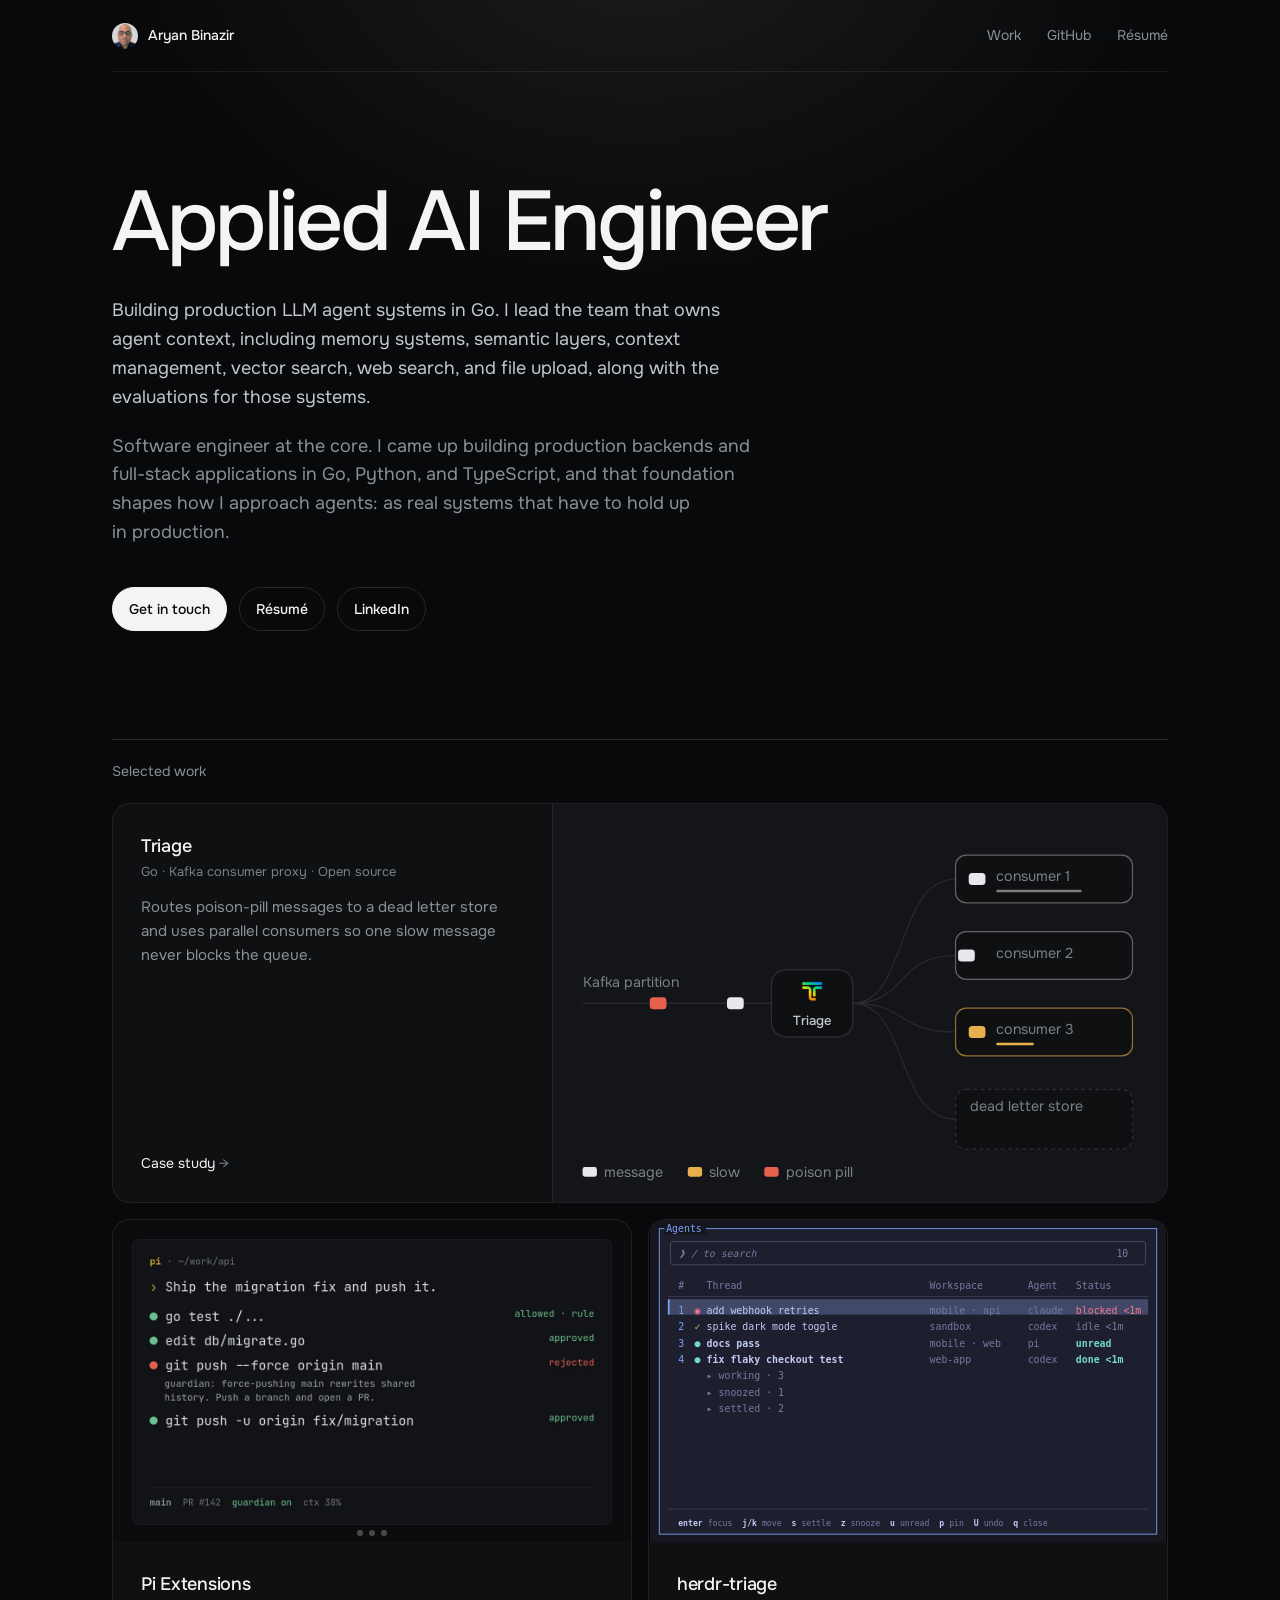
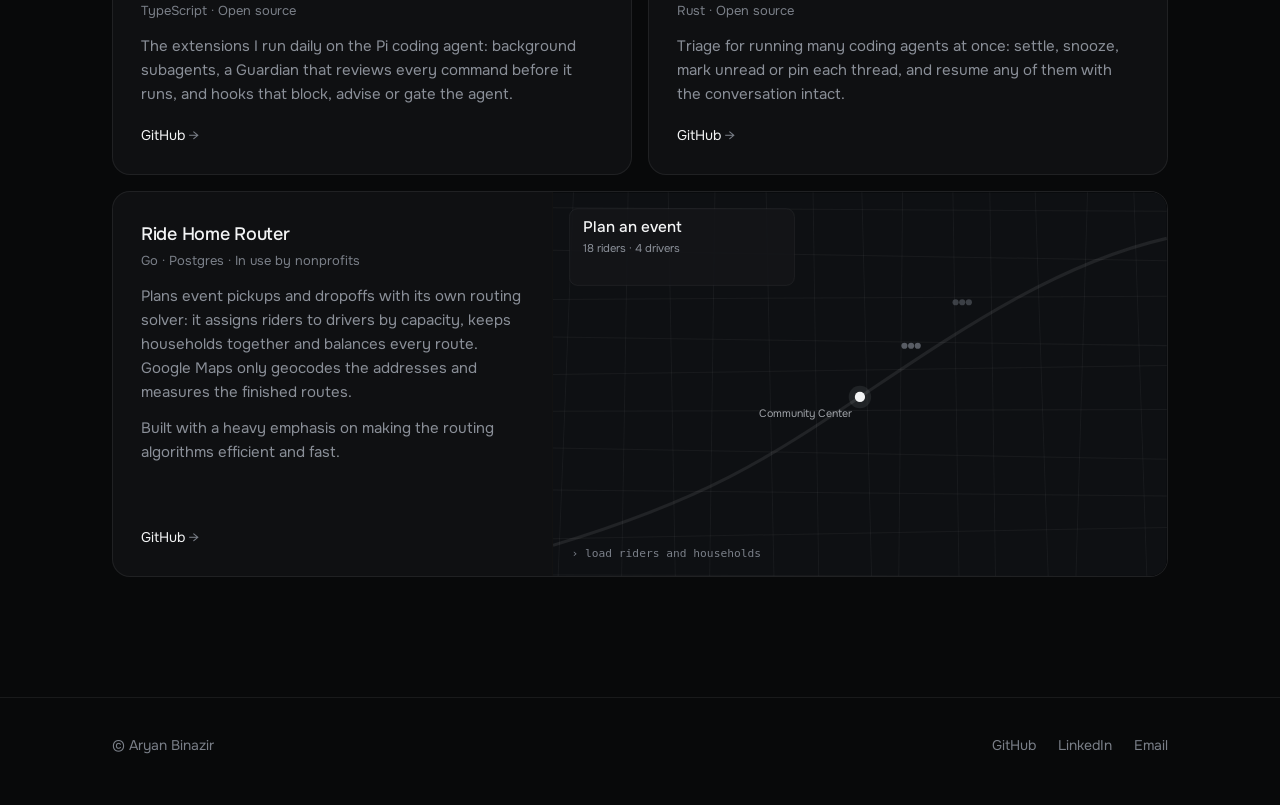
<file: index.html>
<!DOCTYPE html>
<html lang="en">
  <head>
    <meta charset="utf-8" />
    <meta name="viewport" content="width=device-width, initial-scale=1" />
    <title>Aryan Binazir</title>
    <meta name="description" content="Aryan Binazir, Applied AI Engineer building production LLM agent systems in Go." />
    <meta name="theme-color" content="#08090A" />
    <link rel="icon" type="image/x-icon" href="images/Favicon.ico" />
    <link rel="icon" type="image/svg+xml" href="images/favicon.svg" />
    <link rel="preconnect" href="https://fonts.googleapis.com" />
    <link rel="preconnect" href="https://fonts.gstatic.com" crossorigin />
    <link href="https://fonts.googleapis.com/css2?family=Onest:wght@400;500&display=swap" rel="stylesheet" />
    <style>
      :root {
        --bg: #08090A;
        --panel: #0F1012;
        --ink: #F3F4F5;
        --gray: #8A8F98;
        --dim: #5C6068;
        --muted: #7A7F88;
        --line: rgba(255, 255, 255, 0.07);
        --line-strong: rgba(255, 255, 255, 0.12);
        color-scheme: dark;
      }

      *, *::before, *::after { box-sizing: border-box; margin: 0; padding: 0; }
      html { scroll-behavior: smooth; -webkit-font-smoothing: antialiased; -moz-osx-font-smoothing: grayscale; }
      body { position: relative; background: var(--bg); color: var(--ink); font-family: "Onest", system-ui, sans-serif; font-size: 16px; line-height: 1.6; }
      body::before {
        content: ""; position: absolute; inset: 0 0 auto 0; height: 760px; pointer-events: none;
        background: radial-gradient(60% 70% at 50% -10%, rgba(255, 255, 255, 0.075), transparent 70%);
      }
      a { color: inherit; text-decoration: none; }
      a:focus-visible { outline: 2px solid var(--ink); outline-offset: 3px; }
      .top a:focus-visible, footer a:focus-visible { border-radius: 6px; }
      img { display: block; max-width: 100%; }
      .wrap { position: relative; max-width: 1120px; margin: 0 auto; padding: 0 32px; }

      .top { display: flex; justify-content: space-between; align-items: center; height: 72px; border-bottom: 1px solid var(--line); font-size: 14px; color: var(--gray); }
      .top .me { display: flex; align-items: center; gap: 10px; color: var(--ink); font-weight: 500; }
      .top .me img { width: 26px; height: 26px; border-radius: 50%; object-fit: cover; }
      .top nav { display: flex; gap: 26px; }
      .top nav a { padding: 8px 0; transition: color .15s; }
      .top nav a:hover { color: var(--ink); }

      .hero { padding: clamp(48px, 12vh, 136px) 0 clamp(56px, 12vh, 112px); max-width: 860px; }
      .hero h1 { font-size: clamp(44px, 6.6vw, 88px); line-height: 1; letter-spacing: -0.04em; font-weight: 500; }
      .hero p { margin-top: 20px; max-width: 660px; font-size: 18px; color: var(--gray); text-wrap: pretty; }
      .hero h1 + p { margin-top: 32px; color: #C3C7CD; }
      .cta { display: flex; flex-wrap: wrap; gap: 12px; margin-top: 40px; font-size: 14px; font-weight: 500; }
      .cta a { padding: 10px 16px; border-radius: 999px; border: 1px solid var(--line-strong); transition: background .15s, border-color .15s; }
      .cta a.primary { background: var(--ink); color: var(--bg); border-color: var(--ink); }
      .cta a.primary:hover { background: #fff; }
      .cta a:not(.primary):hover { background: rgba(255, 255, 255, 0.05); }

      .label { font-weight: 400; display: flex; justify-content: space-between; align-items: baseline; padding: 20px 0; border-top: 1px solid var(--line); font-size: 14px; color: var(--gray); scroll-margin-top: 24px; }
      .grid { display: grid; grid-template-columns: repeat(2, minmax(0, 1fr)); gap: 16px; padding-bottom: 120px; }
      .card { display: flex; flex-direction: column; background: var(--panel); border: 1px solid var(--line); border-radius: 18px; overflow: hidden; transition: border-color .2s, transform .2s; }
      .card:hover { border-color: var(--line-strong); transform: translateY(-2px); }
      .card.wide { grid-column: 1 / -1; display: grid; grid-template-columns: 5fr 7fr; }
      .card .media { background: #000; aspect-ratio: 16 / 10; overflow: hidden; border-bottom: 1px solid var(--line); }
      .card.wide .media { aspect-ratio: auto; border-bottom: 0; border-left: 1px solid var(--line); order: 2; }
      .card .media img { width: 100%; height: 100%; object-fit: cover; object-position: top left; }
      .card .txt { padding: 26px 28px 28px; }
      .card.wide .txt { padding: 28px; display: flex; flex-direction: column; justify-content: space-between; }
      .card h3 { font-size: 18px; font-weight: 500; letter-spacing: -0.015em; }
      .card .tech { font-size: 13px; color: var(--muted); margin-top: 2px; }
      .card p { color: var(--gray); margin-top: 12px; font-size: 15px; max-width: 60ch; }
      .card .go { margin-top: 18px; font-size: 14px; }
      .card:not(.wide) .txt { flex: 1; display: flex; flex-direction: column; }
      .card:not(.wide) .go { margin-top: auto; padding-top: 18px; }
      .card .go::after { content: " \2192"; color: var(--muted); }
      .cycle { position: relative; }
      .cycle img { position: absolute; inset: 0; opacity: 0; animation: cycle 15s infinite; }
      .cycle img:first-child { position: static; opacity: 1; }
      .cycle img:nth-child(2) { animation-delay: 5s; }
      .cycle img:nth-child(3) { animation-delay: 10s; }
      .cycle img:first-child { animation-name: cycle-first; }
      .dots { position: absolute; left: 50%; bottom: 7px; translate: -50% 0; display: flex; gap: 6px; }
      .dots i { width: 6px; height: 6px; border-radius: 50%; background: rgba(255, 255, 255, 0.25); animation: dot 15s infinite; }
      .dots i:nth-child(2) { animation-delay: 5s; }
      .dots i:nth-child(3) { animation-delay: 10s; }
      @keyframes cycle { 0% { opacity: 0; } 4%, 33.3% { opacity: 1; } 37.3%, 100% { opacity: 0; } }
      @keyframes cycle-first { 0%, 33.3% { opacity: 1; } 37.3%, 96% { opacity: 0; } 100% { opacity: 1; } }
      @keyframes dot { 0%, 33.3% { background: rgba(255, 255, 255, 0.85); } 37.3%, 100% { background: rgba(255, 255, 255, 0.25); } }
      .card .media > svg { display: block; width: 100%; height: 100%; }
      .card.wide.ride .media { aspect-ratio: 8 / 5; }
      .herdr text{font-family:ui-monospace,"SF Mono",Menlo,Consolas,"DejaVu Sans Mono",monospace;font-size:23px;fill:#C0CAF5;white-space:pre}
      .herdr .dim{fill:#737AA2}.herdr .num{fill:#7AA2F7}.herdr .b{font-weight:700}
      .herdr .hint{font-size:19px}
      .rhr text{font-family:"Onest",system-ui,sans-serif;fill:#C3C7CD}
      .rhr .mono{font-family:ui-monospace,"SF Mono",Menlo,Consolas,"DejaVu Sans Mono",monospace}
      .triage .media { aspect-ratio: 8 / 5; display: grid; place-items: center; padding: 20px; background: #141518; }
      .flow { width: 100%; height: 100%; overflow: visible; font-family: inherit; }
      .flow text { fill: var(--muted); font-size: 12px; }
      .flow .name { fill: #C3C7CD; font-size: 11px; font-weight: 500; }
      .flow .wire { fill: none; stroke: rgba(255, 255, 255, 0.09); }
      .flow .box { fill: var(--panel); stroke: rgba(255, 255, 255, 0.12); transition: stroke .3s; }
      .flow .box.busy { stroke: rgba(255, 255, 255, 0.34); }
      .flow .box.slow { stroke: rgba(232, 176, 75, 0.6); }
      .flow .dlq { stroke-dasharray: 3 3; }
      .flow .bar { fill: rgba(255, 255, 255, 0.45); }
      .flow .bar.slow { fill: #E8B04B; }

      footer { border-top: 1px solid var(--line); }
      footer .wrap { display: flex; justify-content: space-between; padding-top: 28px; padding-bottom: 40px; font-size: 14px; color: var(--muted); align-items: baseline; }
      footer nav { display: flex; gap: 22px; }
      footer a { padding: 8px 0; transition: color .15s; }
      footer a:hover { color: var(--ink); }

      @media (min-width: 761px) and (max-height: 760px) {
        .hero { padding: 40px 0 64px; }
        .hero h1 + p { margin-top: 24px; }
        .hero p { margin-top: 14px; }
        .cta { margin-top: 28px; }
      }
      @media (max-width: 900px) {
        .card.wide { display: flex; }
        .card.wide .media { order: 0; border-left: 0; border-bottom: 1px solid var(--line); aspect-ratio: 16 / 10; }
        .card.wide .txt { padding: 26px 28px 28px; }
      }
      @media (max-width: 760px) {
        .wrap { padding: 0 20px; }
        .top nav { gap: 20px; }
        .top nav a[href$="Resume.pdf"] { display: none; }
        .hero { padding: 48px 0 56px; }
        .hero h1 { font-size: clamp(40px, 12vw, 56px); }
        .hero p { font-size: 17px; }
        .grid { grid-template-columns: 1fr; padding-bottom: 80px; }
        .triage .media { aspect-ratio: 8 / 5; padding: 8px; }
        .flow text { font-size: 15px; }
        .flow .name { font-size: 13px; }
        footer .wrap { flex-direction: column; gap: 12px; }
      }
      @media (max-width: 380px) {
        .hero p { font-size: 16px; }
        .cta { gap: 8px; font-size: 13px; }
        .cta a { padding: 9px 12px; }
      }
      @media (prefers-reduced-motion: no-preference) {
        @keyframes rise { from { opacity: 0; translate: 0 18px; } to { opacity: 1; translate: none; } }
        .hero > * { animation: rise .8s cubic-bezier(.2, .7, .2, 1) both; }
        .hero > :nth-child(2) { animation-delay: .1s; }
        .hero > :nth-child(3) { animation-delay: .18s; }
        .hero > :nth-child(4) { animation-delay: .26s; }
        @supports (animation-timeline: view()) {
          @keyframes grow { from { transform: scaleX(0); } to { transform: scaleX(1); } }
          @keyframes drift { to { opacity: 0.25; transform: translateY(140px); } }
          body::before { animation: drift linear both; animation-timeline: scroll(root); animation-range: 0 720px; }
          .label { position: relative; border-top-color: transparent; }
          .label::before { content: ""; position: absolute; left: 0; right: 0; top: -1px; height: 1px; background: var(--line-strong); transform-origin: 0 50%; animation: grow linear both; animation-timeline: view(); animation-range: entry 10% cover 35%; }
          .card { animation: rise linear both; animation-timeline: view(); animation-range: entry 0% entry 70%; }
        }
      }
      @media (prefers-reduced-motion: reduce) {
        html { scroll-behavior: auto; }
        .card, .card:hover { transition: none; transform: none; }
        .cycle img, .dots i { animation: none; }
        .dots { display: none; }
      }
    </style>
  </head>
  <body>
    <div class="wrap">
      <header class="top">
        <a class="me" href="/"><img src="images/aryan-binazir.jpg" alt="" />Aryan Binazir</a>
        <nav aria-label="Main">
          <a href="#work">Work</a>
          <a href="https://github.com/aryan-binazir" target="_blank" rel="noopener noreferrer">GitHub</a>
          <a href="/assets/Aryan-Binazir-Resume.pdf" target="_blank" rel="noopener noreferrer">Résumé</a>
        </nav>
      </header>

      <main>
        <section class="hero">
          <h1>Applied AI Engineer</h1>
          <p>Building production LLM agent systems in Go. I lead the team that owns agent context, including memory systems, semantic layers, context management, vector search, web search, and file upload, along with the evaluations for those systems.</p>
          <p>Software engineer at the core. I came up building production backends and full-stack applications in Go, Python, and TypeScript, and that foundation shapes how I approach agents: as real systems that have to hold up in production.</p>
          <div class="cta">
            <a class="primary" href="mailto:abinazir@gmail.com">Get in touch</a>
            <a href="/assets/Aryan-Binazir-Resume.pdf" target="_blank" rel="noopener noreferrer">Résumé</a>
            <a href="https://www.linkedin.com/in/aryanbinazir/" target="_blank" rel="noopener noreferrer">LinkedIn</a>
          </div>
        </section>

        <h2 class="label" id="work">Selected work</h2>
        <div class="grid">
          <a class="card wide triage" href="https://team-triage.github.io/case-study" target="_blank" rel="noopener noreferrer">
            <div class="media">
              <svg class="flow" viewBox="0 0 480 300" role="img" aria-label="Triage pulls messages from a Kafka partition and fans them out to three consumers in parallel. A slow message ties up one consumer while the others keep flowing, and a poison pill goes to the dead letter store.">
                <text x="8" y="136">Kafka partition</text>
                <path class="wire" d="M8 150H166" />
                <path class="wire" d="M234 150C280 150 270 46 320 46M234 150C280 150 270 110 320 110M234 150C280 150 270 174 320 174M234 150C280 150 270 247 320 247" />
                <rect class="box" x="166" y="122" width="68" height="56" rx="12" />
                <image href="images/logo-color2.png" x="188" y="128" width="24" height="24" />
                <text class="name" x="200" y="168" text-anchor="middle">Triage</text>
                <rect class="box" data-c="0" x="320" y="26" width="148" height="40" rx="9" /><text x="354" y="48">consumer 1</text><rect class="bar" data-b="0" x="354" y="55" width="0" height="2" rx="1" />
                <rect class="box" data-c="1" x="320" y="90" width="148" height="40" rx="9" /><text x="354" y="112">consumer 2</text><rect class="bar" data-b="1" x="354" y="119" width="0" height="2" rx="1" />
                <rect class="box" data-c="2" x="320" y="154" width="148" height="40" rx="9" /><text x="354" y="176">consumer 3</text><rect class="bar" data-b="2" x="354" y="183" width="0" height="2" rx="1" />
                <rect class="box dlq" x="320" y="222" width="148" height="50" rx="9" /><text x="332" y="240">dead letter store</text>
                <g class="msgs"></g>
                <rect x="8" y="287" width="12" height="8" rx="2" fill="#E6E8EB" /><text x="26" y="295">message</text>
                <rect x="96" y="287" width="12" height="8" rx="2" fill="#E8B04B" /><text x="114" y="295">slow</text>
                <rect x="160" y="287" width="12" height="8" rx="2" fill="#E5604D" /><text x="178" y="295">poison pill</text>
              </svg>
            </div>
            <div class="txt">
              <div>
                <h3>Triage</h3>
                <div class="tech">Go · Kafka consumer proxy · Open source</div>
                <p>Routes poison-pill messages to a dead letter store and uses parallel consumers so one slow message never blocks the queue.</p>
              </div>
              <div class="go">Case study</div>
            </div>
          </a>
          <a class="card" href="https://github.com/aryan-binazir/pi-extensions" target="_blank" rel="noopener noreferrer">
            <div class="media cycle">
              <img src="images/pi-guardian.jpg" alt="Guardian approving tests and an edit, then rejecting a force-push to main" loading="lazy" />
              <img src="images/pi-subagents.jpg" alt="Subagents panel with three workers running and one queued" loading="lazy" />
              <img src="images/pi-catalog.jpg" alt="Pi extension catalog: guardian, subagents, hooks, regen, escape continue, footer, vi mode, todo" loading="lazy" />
              <span class="dots" aria-hidden="true"><i></i><i></i><i></i></span>
            </div>
            <div class="txt">
              <h3>Pi Extensions</h3>
              <div class="tech">TypeScript · Open source</div>
              <p>The extensions I run daily on the Pi coding agent: background subagents, a Guardian that reviews every command before it runs, and hooks that block, advise or gate the agent.</p>
              <div class="go">GitHub</div>
            </div>
          </a>
          <a class="card" href="https://github.com/aryan-binazir/herdr-triage" target="_blank" rel="noopener noreferrer">
            <div class="media"><svg class="herdr" viewBox="0 0 1200 750" role="img" aria-label="herdr-triage picker: settling a finished thread, snoozing an idle one for three hours, and marking an unread thread as read.">
  <rect width="1200" height="750" fill="#16161E"/>
  <rect x="22" y="20" width="1156" height="710" fill="#1E1F2E" stroke="#7AA2F7" stroke-width="2"/>
  <rect x="34" y="8" width="96" height="26" fill="#16161E"/><text x="38" y="28" class="num">Agents</text>
  <rect x="48" y="50" width="1104" height="54" rx="6" fill="none" stroke="#4A4E69" stroke-width="2"/>
  <text x="68" y="85" class="dim" font-style="italic">❱ / to search</text><text x="1112" y="85" class="dim" text-anchor="end" id="h-count">10</text>
  <text x="66" y="160" class="dim">#</text><text x="132" y="160" class="dim">Thread</text>
  <text x="650" y="160" class="dim">Workspace</text><text x="878" y="160" class="dim">Agent</text><text x="990" y="160" class="dim">Status</text>
  <path d="M42 178H1158" stroke="#3B3E57" stroke-width="2"/>
  <g id="h-sel"><rect x="42" y="0" width="1116" height="36" fill="#414868"/><rect x="42" y="0" width="4" height="36" fill="#7AA2F7"/></g>
  <g id="h-rows"></g>
  <g id="h-sections"></g>
  <path d="M42 672H1158" stroke="#3B3E57" stroke-width="2"/>
  <g id="h-foot"></g>
  <g id="h-key" opacity="0"><rect x="1088" y="596" width="56" height="52" rx="10" fill="#2A2C40" stroke="#7AA2F7" stroke-width="2"/><text id="h-keyt" x="1116" y="631" text-anchor="middle" class="b" style="font-size:24px;fill:#C0CAF5">s</text></g>
</svg></div>
            <div class="txt">
              <h3>herdr-triage</h3>
              <div class="tech">Rust · Open source</div>
              <p>Triage for running many coding agents at once: settle, snooze, mark unread or pin each thread, and resume any of them with the conversation intact.</p>
              <div class="go">GitHub</div>
            </div>
          </a>
          <a class="card wide ride" href="https://github.com/aryan-binazir/ride-home-router" target="_blank" rel="noopener noreferrer">
            <div class="media"><svg class="rhr" viewBox="0 0 1200 750" role="img" aria-label="Ride Home Router planning dropoff routes: a bearing sweep groups households by direction, routes are drawn for four drivers, and local search moves one household to shorten the longest detour.">
  <rect width="1200" height="750" fill="#0E1013"/>
  <g id="r-grid" stroke="#FFFFFF" stroke-opacity="0.045" stroke-width="2" fill="none"></g>
  <g id="r-sweep" opacity="0"><path id="r-wedge" fill="#FFFFFF" fill-opacity="0.05"/><line id="r-arm" stroke="#FFFFFF" stroke-opacity="0.35" stroke-width="2"/></g>
  <g id="r-routes" fill="none" stroke-width="4" stroke-linecap="round" stroke-linejoin="round"></g>
  <g id="r-nodes"></g>
  <g id="r-cars"></g>
  <g id="r-venue"><circle cx="600" cy="400" r="22" fill="#F3F4F5" fill-opacity="0.08"/><circle cx="600" cy="400" r="10" fill="#F3F4F5"/><text x="584" y="440" text-anchor="end" font-size="21" fill-opacity="0.8">Community Center</text></g>
  <g id="r-panel">
    <rect x="32" y="32" width="440" height="150" rx="16" fill="#141518" fill-opacity="0.92" stroke="#FFFFFF" stroke-opacity="0.1"/>
    <text id="r-title" x="58" y="78" font-size="30" font-weight="500" style="fill:#F3F4F5">Plan an event</text>
    <text id="r-sub" x="58" y="116" font-size="22" style="fill:#8A8F98">18 riders · 4 drivers</text>
    <text id="r-stat" x="58" y="152" font-size="22" style="fill:#8A8F98"></text>
  </g>
  <text id="r-phase" class="mono" x="36" y="712" font-size="22" style="fill:#7A7F88"></text>
</svg></div>
            <div class="txt">
              <div>
                <h3>Ride Home Router</h3>
                <div class="tech">Go · Postgres · In use by nonprofits</div>
                <p>Plans event pickups and dropoffs with its own routing solver: it assigns riders to drivers by capacity, keeps households together and balances every route. Google Maps only geocodes the addresses and measures the finished routes.</p>
                <p>Built with a heavy emphasis on making the routing algorithms efficient and fast.</p>
              </div>
              <div class="go">GitHub</div>
            </div>
          </a>
        </div>
      </main>
    </div>

    <footer>
      <div class="wrap">
        <span>© Aryan Binazir</span>
        <nav aria-label="Elsewhere">
          <a href="https://github.com/aryan-binazir" target="_blank" rel="noopener noreferrer">GitHub</a>
          <a href="https://www.linkedin.com/in/aryanbinazir/" target="_blank" rel="noopener noreferrer">LinkedIn</a>
          <a href="mailto:abinazir@gmail.com">Email</a>
        </nav>
      </div>
    </footer>
    <script>
      (() => {
        const svg = document.querySelector(".flow");
        if (!svg) return;
        const NS = "http://www.w3.org/2000/svg";
        const layer = svg.querySelector(".msgs");
        const COLOR = { n: "#E6E8EB", s: "#E8B04B", p: "#E5604D" };
        const PATTERN = "nnsnnnpnnnnn";
        const GAP = 0.9, LANE = 2, GO = 0.8, WORK = 1, SLOW = 5, FADE = 0.4;
        const consumers = [46, 110, 174].map((y, i) => ({
          y, job: null,
          box: svg.querySelector(`[data-c="${i}"]`),
          bar: svg.querySelector(`[data-b="${i}"]`),
        }));
        const dlq = [null, null, null, null];
        let msgs = [], t = 0, nextSpawn = 0, spawned = 0, turn = 0, dlqNext = 0;

        const ease = x => (x < 0.5 ? 2 * x * x : 1 - (-2 * x + 2) ** 2 / 2);
        const bez = (a, b, c, d, u) => (1 - u) ** 3 * a + 3 * (1 - u) ** 2 * u * b + 3 * (1 - u) * u * u * c + u ** 3 * d;
        const route = (m, u, ty, tx) => {
          if (u < 0.12) return [234, 150, 0];
          if (u < 0.65) { const w = ease((u - 0.12) / 0.53); return [bez(234, 280, 270, 320, w), bez(150, 150, ty, ty, w), 1]; }
          return [320 + (tx - 320) * ease((u - 0.65) / 0.35), ty, 1];
        };

        function spawn() {
          const type = PATTERN[spawned++ % PATTERN.length];
          const el = document.createElementNS(NS, "rect");
          el.setAttribute("width", 14); el.setAttribute("height", 10); el.setAttribute("rx", 3);
          el.setAttribute("fill", COLOR[type]);
          layer.appendChild(el);
          msgs.push({ type, el, state: "lane", t0: t, x: 8, y: 150, o: 0 });
        }

        function dispatch(m) {
          if (m.type === "p") {
            const slot = dlqNext++ % dlq.length;
            if (dlq[slot]) Object.assign(dlq[slot], { state: "out", t0: t });
            dlq[slot] = m;
            Object.assign(m, { state: "dlq", t0: t, tx: 339 + slot * 20 });
            return true;
          }
          for (let i = 0; i < consumers.length; i++) {
            const c = consumers[(turn + i) % consumers.length];
            if (c.job) continue;
            turn = (turn + i + 1) % consumers.length;
            c.job = m;
            Object.assign(m, { state: "go", t0: t, c });
            c.box.setAttribute("class", m.type === "s" ? "box slow" : "box busy");
            c.bar.setAttribute("class", m.type === "s" ? "bar slow" : "bar");
            return true;
          }
          return false;
        }

        function step(dt) {
          t += dt;
          while (t >= nextSpawn) { spawn(); nextSpawn += GAP; }
          let waiting = 0;
          for (const m of msgs) {
            const u = (t - m.t0);
            if (m.state === "lane") {
              const p = Math.min(1, u / LANE);
              const stop = 152 - waiting * 18;
              m.x = Math.min(8 + 144 * p, stop); m.y = 150; m.o = Math.min(1, p * 5);
              if (p >= 1 && waiting === 0 && dispatch(m)) continue;
              if (m.x >= stop) waiting++;
            } else if (m.state === "go") {
              const p = Math.min(1, u / GO);
              [m.x, m.y, m.o] = route(m, p, m.c.y, 338);
              if (p >= 1) Object.assign(m, { state: "work", t0: t, dur: m.type === "s" ? SLOW : WORK });
            } else if (m.state === "work") {
              const p = Math.min(1, u / m.dur);
              m.c.bar.setAttribute("width", 96 * p);
              if (p >= 1) {
                m.c.job = null;
                m.c.box.setAttribute("class", "box");
                m.c.bar.setAttribute("width", 0);
                Object.assign(m, { state: "out", t0: t });
              }
            } else if (m.state === "dlq") {
              const p = Math.min(1, u / GO);
              [m.x, m.y, m.o] = route(m, p, 257, m.tx);
            } else if (m.state === "out") {
              const p = Math.min(1, u / FADE);
              m.o = 1 - p;
              if (p >= 1) { m.el.remove(); m.state = "gone"; }
            }
          }
          msgs = msgs.filter(m => m.state !== "gone");
        }

        function draw() {
          for (const m of msgs) {
            m.el.setAttribute("x", (m.x - 7).toFixed(1));
            m.el.setAttribute("y", (m.y - 5).toFixed(1));
            m.el.setAttribute("opacity", m.o.toFixed(2));
          }
        }

        const reduced = matchMedia("(prefers-reduced-motion: reduce)").matches;
        const warmup = reduced ? 8.6 : 5;
        while (t < warmup) step(1 / 60);
        draw();
        if (reduced) return;

        let visible = false, last = 0;
        const frame = now => {
          if (!visible) return;
          step(Math.min(0.05, (now - last) / 1000 || 0));
          last = now;
          draw();
          requestAnimationFrame(frame);
        };
        new IntersectionObserver(([entry]) => {
          const was = visible;
          visible = entry.isIntersecting;
          if (visible && !was) { last = performance.now(); requestAnimationFrame(frame); }
        }).observe(svg);
      })();
    </script>
    <script>
      function play(el, render, still) {
        if (matchMedia("(prefers-reduced-motion: reduce)").matches) { render(still); return; }
        let t = 0, last = 0, on = false;
        const frame = now => {
          if (!on) return;
          t += Math.min(0.05, (now - last) / 1000);
          last = now;
          render(t);
          requestAnimationFrame(frame);
        };
        render(0);
        new IntersectionObserver(([entry]) => {
          const was = on;
          on = entry.isIntersecting;
          if (on && !was) { last = performance.now(); requestAnimationFrame(frame); }
        }).observe(el);
      }
      (() => {
  const NS = "http://www.w3.org/2000/svg";
  const $ = id => document.getElementById(id);
  const SPIN = "⠋⠙⠹⠸⠼⠴⠦⠧⠇⠏";
  const C = { work: "#E0AF68", block: "#F7768E", idle: "#9ECE6A", done: "#73DACA", dim: "#737AA2" };
  const ROWS = {
    hook:    { t: "add webhook retries", ws: "mobile · api", ag: "claude", st: "blocked <1m", c: C.block, icon: "◉" },
    dark:    { t: "spike dark mode toggle", ws: "sandbox", ag: "codex", st: "idle <1m", c: C.dim, icon: "✓", ic: C.idle },
    docs:    { t: "docs pass", ws: "mobile · web", ag: "pi", st: "unread", c: C.done, icon: "●", bold: true },
    flaky:   { t: "fix flaky checkout test", ws: "web-app", ag: "codex", st: "done <1m", c: C.done, icon: "●", bold: true },
  };
  const docsRead = { ...ROWS.docs, st: "done <1m", bold: false };
  const FOOT = [["enter", "focus"], ["j/k", "move"], ["s", "settle"], ["z", "snooze"], ["u", "unread"], ["p", "pin"], ["U", "undo"], ["q", "close"]];
  const SNOOZE = [["1", "1h"], ["2", "3h"], ["3", "today 18:00"], ["4", "tomorrow 09:00"], ["esc", "cancel"]];
  const ALL = ["hook", "dark", "docs", "flaky"];
  // state timeline: rows shown, cursor row id, footer mode, counts, key pressed
  const S = [
    { t: 0,    rows: ALL, cur: "hook", snz: 1, stl: 2 },
    { t: 1.4,  rows: ALL, cur: "dark", snz: 1, stl: 2, key: "j" },
    { t: 2.0,  rows: ALL, cur: "docs", snz: 1, stl: 2, key: "j" },
    { t: 2.6,  rows: ALL, cur: "flaky", snz: 1, stl: 2, key: "j" },
    { t: 3.6,  rows: ["hook", "dark", "docs"], cur: "hook", snz: 1, stl: 3, key: "s" },
    { t: 4.8,  rows: ["hook", "dark", "docs"], cur: "dark", snz: 1, stl: 3, key: "j" },
    { t: 5.6,  rows: ["hook", "dark", "docs"], cur: "dark", snz: 1, stl: 3, key: "z", prompt: true },
    { t: 7.0,  rows: ["hook", "docs"], cur: "hook", snz: 2, stl: 3, key: "2", pick: true },
    { t: 8.2,  rows: ["hook", "docs"], cur: "docs", snz: 2, stl: 3, key: "j" },
    { t: 9.2,  rows: ["hook", "docs"], cur: "docs", snz: 2, stl: 3, key: "u", read: true },
  ];
  const PERIOD = 14, Y0 = 210, DY = 38, EASE = x => 1 - (1 - x) ** 3;
  const rowsG = $("h-rows"), secG = $("h-sections"), footG = $("h-foot");
  const els = {};
  const txt = (parent, x, y, s, cls, fill, anchor) => {
    const e = document.createElementNS(NS, "text");
    e.setAttribute("x", x); e.setAttribute("y", y);
    if (cls) e.setAttribute("class", cls);
    if (fill) e.style.fill = fill;
    if (anchor) e.setAttribute("text-anchor", anchor);
    e.textContent = s; parent.appendChild(e); return e;
  };
  for (const id of ALL) {
    const g = document.createElementNS(NS, "g"); rowsG.appendChild(g);
    const r = ROWS[id];
    els[id] = { g, num: txt(g, 66, 0, "", "num"), icon: txt(g, 104, 0, "", null, r.ic || r.c),
      t: txt(g, 132, 0, r.t), ws: txt(g, 650, 0, r.ws, "dim"), ag: txt(g, 878, 0, r.ag, "dim"), st: txt(g, 990, 0, r.st, null, r.c) };
  }
  const secs = [0, 1, 2].map(() => txt(secG, 132, 0, "", "dim"));
  function footer(items, hl, prefix) {
    footG.textContent = "";
    let x = 66;
    if (prefix) { const e = txt(footG, x, 712, prefix, "hint b", C.work); x += prefix.length * 11.45 + 22; }
    for (const [k, v] of items) {
      const ke = txt(footG, x, 712, k, "hint b", k === hl ? C.work : "#C0CAF5"); x += (k.length + 1) * 11.45;
      const ve = txt(footG, x, 712, v, "hint", k === hl ? C.work : C.dim); x += (v.length + 2) * 11.45;
    }
  }
  const idx = (st, id) => st.rows.indexOf(id);
  const render = T => {
    const t = T % PERIOD;
    let i = 0; while (i + 1 < S.length && S[i + 1].t <= t) i++;
    const cur = S[i], prev = S[Math.max(0, i - 1)];
    const p = i === 0 ? 1 : EASE(Math.min(1, (t - cur.t) / 0.35));
    const fadeAll = t > PERIOD - 1 ? Math.max(0, (PERIOD - t) / 0.6) : t < 0.4 && T >= PERIOD ? t / 0.4 : 1;
    for (const id of ALL) {
      const e = els[id], r = id === "docs" && cur.read ? docsRead : ROWS[id];
      const a = idx(prev, id), b = idx(cur, id);
      let y, o = 1;
      if (b >= 0 && a >= 0) y = Y0 + (a + (b - a) * p) * DY;
      else if (b >= 0) y = Y0 + b * DY;
      else if (a >= 0) { y = Y0 + a * DY; o = 1 - p; }
      else { o = 0; y = Y0; }
      e.g.setAttribute("opacity", o * fadeAll);
      for (const k of ["num", "icon", "t", "ws", "ag", "st"]) e[k].setAttribute("y", y + 8);
      const n = b >= 0 ? b + 1 : a + 1;
      e.num.textContent = String(n);
      e.icon.textContent = r.icon === "spin" ? SPIN[Math.floor(t * 10) % 10] : r.icon;
      e.st.textContent = r.st; e.st.style.fill = r.c;
      const bold = r.bold ? "b" : "";
      e.t.setAttribute("class", bold); e.st.setAttribute("class", bold);
    }
    const ca = idx(prev, prev.cur), cb = idx(cur, cur.cur);
    const cy = Y0 + (ca + (cb - ca) * p) * DY - 26;
    $("h-sel").setAttribute("transform", `translate(0 ${cy.toFixed(1)})`);
    $("h-sel").setAttribute("opacity", fadeAll);
    const rowsEnd = Y0 + (prev.rows.length + (cur.rows.length - prev.rows.length) * p) * DY;
    const labels = ["▸ working · 3", `▸ snoozed · ${cur.snz}`, `▸ settled · ${cur.stl}`];
    secs.forEach((e, k) => { e.setAttribute("y", rowsEnd + k * DY + 8); e.textContent = labels[k]; e.setAttribute("opacity", fadeAll); });
    const keyAge = t - cur.t, showKey = cur.key && keyAge < 0.7 && i > 0;
    $("h-key").setAttribute("opacity", showKey ? Math.min(1, (0.7 - keyAge) / 0.25) : 0);
    $("h-keyt").textContent = cur.key || "";
    const hl = showKey ? { s: "s", u: "u", j: "j/k", z: "z" }[cur.key] : null;
    if (cur.prompt) footer(SNOOZE, null, `snooze "${ROWS.dark.t}"`);
    else if (cur.pick && keyAge < 0.5) footer(SNOOZE, "2", `snooze "${ROWS.dark.t}"`);
    else footer(FOOT, hl);
    footG.setAttribute("opacity", fadeAll);
  };
  play(document.querySelector(".herdr"), render, 6);
})();
      (() => {
  const NS = "http://www.w3.org/2000/svg";
  const $ = id => document.getElementById(id);
  const mk = (tag, attrs, parent) => { const e = document.createElementNS(NS, tag); for (const k in attrs) e.setAttribute(k, attrs[k]); parent.appendChild(e); return e; };
  const V = [600, 400];
  const COL = ["#4C7DFF", "#34B37E", "#E5A93C", "#A884F0"];
  // households: position, riders, driver before, driver after local search
  const H = [
    { p: [700, 300], n: 3, d: 0 }, { p: [800, 215], n: 3, d: 0 },
    { p: [740, 470], n: 2, d: 1 }, { p: [790, 640], n: 1, d: 1, after: 2 }, { p: [895, 470], n: 2, d: 1 },
    { p: [610, 585], n: 2, d: 2 }, { p: [690, 655], n: 2, d: 2 },
    { p: [445, 355], n: 2, d: 3 }, { p: [335, 290], n: 1, d: 3 },
  ];
  const HOME = [[905, 160], [1010, 520], [905, 700], [235, 235]];
  const BEFORE = [[0, 1], [2, 3, 4], [5, 6], [7, 8]];
  const AFTER = [[0, 1], [2, 4], [5, 6, 3], [7, 8]];
  const PERIOD = 15;
  const ease = x => (x <= 0 ? 0 : x >= 1 ? 1 : 1 - (1 - x) ** 3);
  const clamp = x => Math.max(0, Math.min(1, x));
  const ang = p => Math.atan2(p[1] - V[1], p[0] - V[0]);

  // deterministic street grid
  let seed = 7; const rnd = () => ((seed = (seed * 16807) % 2147483647) / 2147483647);
  const grid = $("r-grid");
  for (let x = 40; x < 1200; x += 70 + rnd() * 40) mk("path", { d: `M${x} 0L${x + (rnd() - 0.5) * 60} 750` }, grid);
  for (let y = 30; y < 750; y += 60 + rnd() * 40) mk("path", { d: `M0 ${y}L1200 ${y + (rnd() - 0.5) * 50}` }, grid);
  mk("path", { d: "M0 690C300 600 420 520 600 400S980 140 1200 90", "stroke-opacity": "0.08", "stroke-width": "6" }, grid);

  const pts = route => route.map(i => H[i].p);
  const pathD = (stops, home) => "M" + [V, ...stops, home].map(p => p.join(" ")).join("L");
  const routesG = $("r-routes");
  const mkRoute = (d, c) => mk("path", { d, stroke: c, pathLength: 1, "stroke-dasharray": "1 1", "stroke-dashoffset": 1 }, routesG);
  const before = BEFORE.map((r, d) => mkRoute(pathD(pts(r), HOME[d]), COL[d]));
  const after = AFTER.map((r, d) => (JSON.stringify(r) === JSON.stringify(BEFORE[d]) ? null : mkRoute(pathD(pts(r), HOME[d]), COL[d])));

  const nodesG = $("r-nodes");
  const homes = HOME.map(p => mk("rect", { x: p[0] - 9, y: p[1] - 9, width: 18, height: 18, rx: 4, fill: "#3A3D44" }, nodesG));
  const hh = H.map(h => {
    const g = mk("g", {}, nodesG);
    const dots = Array.from({ length: h.n }, (_, k) => mk("circle", { cx: h.p[0] + (k - (h.n - 1) / 2) * 13, cy: h.p[1], r: 6, fill: "#6E737C" }, g));
    const ring = mk("circle", { cx: h.p[0], cy: h.p[1], r: 10 + h.n * 6, fill: "none", stroke: "#fff", "stroke-opacity": 0, "stroke-width": 2 }, g);
    return { g, dots, ring };
  });
  const carsG = $("r-cars");
  const cars = HOME.map((_, d) => mk("circle", { r: 7, fill: COL[d], stroke: "#0E1013", "stroke-width": 3, opacity: 0 }, carsG));

  const mix = (a, b, p) => {
    const pa = a.match(/\w\w/g).map(h => parseInt(h, 16)), pb = b.match(/\w\w/g).map(h => parseInt(h, 16));
    return "#" + pa.map((v, i) => Math.round(v + (pb[i] - v) * p).toString(16).padStart(2, "0")).join("");
  };
  // sweep start bearing (pointing west-ish) and order of capture
  const START = Math.PI * 0.95;
  const swept = (a, s) => { let r = a - START; while (r < 0) r += Math.PI * 2; return r <= s; };

  const render = T => {
    const t = T % PERIOD;
    const fade = t > PERIOD - 0.8 ? (PERIOD - t) / 0.8 : 1;
    // 0–1.2 nodes appear
    hh.forEach((h, i) => h.g.setAttribute("opacity", ease(clamp((t - 0.1 - i * 0.08) / 0.4)) * fade));
    homes.forEach((h, i) => h.setAttribute("opacity", ease(clamp((t - 0.6 - i * 0.08) / 0.4)) * fade));
    // 1.4–3.4 bearing sweep
    const s = clamp((t - 1.4) / 2) * Math.PI * 2;
    const sweepOn = t > 1.3 && t < 3.6;
    $("r-sweep").setAttribute("opacity", sweepOn ? Math.min(1, (t - 1.3) / 0.2, (3.6 - t) / 0.2) : 0);
    const R = 700, a0 = START, a1 = START + s;
    $("r-arm").setAttribute("x1", V[0]); $("r-arm").setAttribute("y1", V[1]);
    $("r-arm").setAttribute("x2", V[0] + R * Math.cos(a1)); $("r-arm").setAttribute("y2", V[1] + R * Math.sin(a1));
    const w0 = Math.max(a0, a1 - 0.6);
    $("r-wedge").setAttribute("d", `M${V[0]} ${V[1]}L${V[0] + R * Math.cos(w0)} ${V[1] + R * Math.sin(w0)}A${R} ${R} 0 0 1 ${V[0] + R * Math.cos(a1)} ${V[1] + R * Math.sin(a1)}Z`);
    // household colors: assigned when swept; local search recolors household 3 at 7.0–7.6
    const moveP = ease(clamp((t - 7.0) / 0.6));
    H.forEach((h, i) => {
      const on = t > 3.6 || (t > 1.4 && swept(ang(h.p), s));
      let c = on ? COL[h.d] : "#6E737C";
      if (h.after !== undefined && t > 7.0) c = mix(COL[h.d], COL[h.after], moveP);
      hh[i].dots.forEach(dt => dt.setAttribute("fill", c));
      const pulse = h.after !== undefined ? clamp(1 - Math.abs(t - 7.3) / 0.8) : 0;
      hh[i].ring.setAttribute("stroke-opacity", pulse * 0.6);
      hh[i].ring.setAttribute("r", 16 + h.n * 6 + (1 - pulse) * 10);
    });
    homes.forEach((h, d) => h.setAttribute("fill", t > 3.6 ? COL[d] : "#3A3D44"));
    // 3.8–5.8 routes draw; 7.0 replaced routes swap
    before.forEach((r, d) => {
      const p = ease(clamp((t - 3.8 - d * 0.3) / 1.4));
      r.setAttribute("stroke-dashoffset", 1 - p);
      const replaced = after[d] !== null;
      r.setAttribute("opacity", (replaced ? 1 - ease(clamp((t - 7.0) / 0.5)) : 1) * fade * 0.9);
    });
    after.forEach((r, d) => {
      if (!r) return;
      const p = ease(clamp((t - 7.2) / 0.8));
      r.setAttribute("stroke-dashoffset", 1 - p);
      r.setAttribute("opacity", fade * 0.9);
    });
    // 8.4–14 cars drive their routes home
    cars.forEach((c, d) => {
      const route = after[d] || before[d];
      const p = clamp((t - 8.4 - d * 0.25) / 4.6);
      if (p <= 0 || p >= 1) { c.setAttribute("opacity", 0); return; }
      const L = route.getTotalLength(), pt = route.getPointAtLength(ease(p) * L);
      c.setAttribute("cx", pt.x); c.setAttribute("cy", pt.y);
      c.setAttribute("opacity", Math.min(1, p * 8, (1 - p) * 8) * fade);
    });
    // panel + phase captions
    const phase = t < 1.4 ? "load riders and households" : t < 3.6 ? "seed: bearing sweep from the venue" : t < 6.6 ? "route: order stops, respect seats" : t < 8.2 ? "local search: move household to cut detour" : "4 routes ready";
    $("r-phase").textContent = "› " + phase;
    $("r-phase").setAttribute("opacity", fade);
    const done = t > 3.8;
    $("r-title").textContent = done ? "4 routes · Dropoff" : t > 1.4 ? "Calculating routes…" : "Plan an event";
    $("r-stat").textContent = t > 7.2 ? "longest detour  4m 36s" : t > 5.2 ? "longest detour  7m 12s" : "";
    $("r-stat").style.fill = t > 7.2 && t < 9 ? "#34B37E" : "#8A8F98";
    $("r-panel").setAttribute("opacity", fade);
    $("r-venue").setAttribute("opacity", fade);
  };
  play(document.querySelector(".rhr"), render, 11);
})();
    </script>
  </body>
</html>
</file>
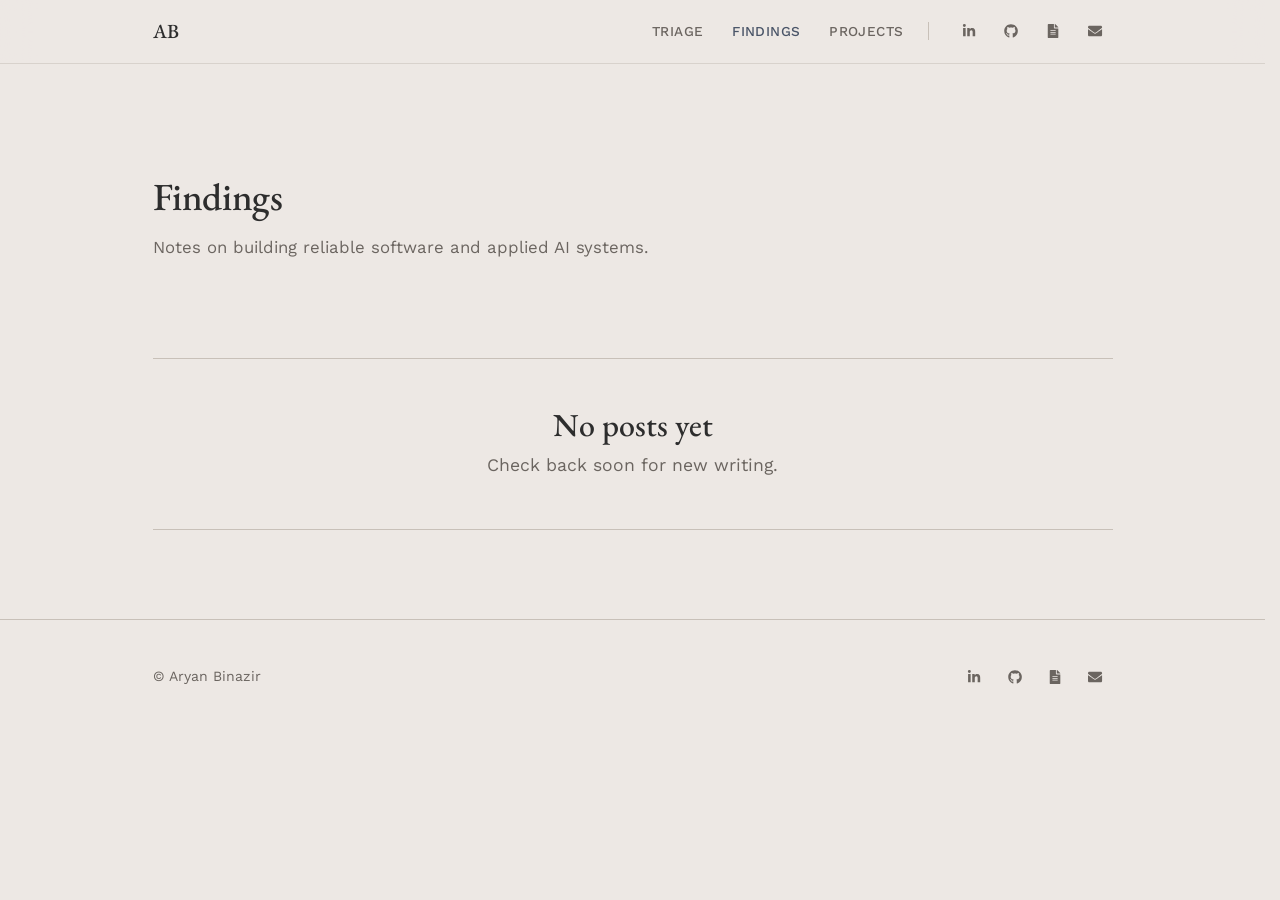
<file: findings.html>
<!DOCTYPE html>
<html lang="en">
  <head>
    <title>Findings &ndash; Aryan Binazir</title>
    <meta charset="utf-8" />
    <meta name="viewport" content="width=device-width, initial-scale=1" />
    <link rel="icon" type="image/x-icon" href="images/Favicon.ico" />
    <link rel="icon" type="image/svg+xml" href="images/favicon.svg" />
    <link rel="preconnect" href="https://fonts.googleapis.com" />
    <link rel="preconnect" href="https://fonts.gstatic.com" crossorigin />
    <link
      href="https://fonts.googleapis.com/css2?family=EB+Garamond:ital,wght@0,400;0,500;0,600;0,700;1,400;1,500&family=Work+Sans:wght@300;400;500;600&display=swap"
      rel="stylesheet"
    />
    <style>
      :root {
        --bg: #EDE8E4;
        --bg-alt: #E6E0DB;
        --ink: #2D2D2D;
        --muted: #6B6560;
        --accent: #4A5568;
        --accent-hover: #B85C38;
        --divider: #C8C0B8;
        --divider-light: #D8D2CC;
        --scroll-offset: 72px;
      }

      *, *::before, *::after { box-sizing: border-box; margin: 0; padding: 0; }

      html {
        font-size: 100%;
        scroll-behavior: smooth;
        scrollbar-gutter: stable;
      }

      body {
        min-height: 100vh;
        font-family: 'Work Sans', sans-serif;
        font-weight: 400;
        color: var(--ink);
        background: var(--bg);
        line-height: 1.7;
        font-size: 1.1rem;
        -webkit-font-smoothing: antialiased;
        -moz-osx-font-smoothing: grayscale;
      }

      img { max-width: 100%; display: block; }
      a { color: inherit; text-decoration: none; }
      ul { list-style: none; }
      section[id] { scroll-margin-top: var(--scroll-offset); }

      .page {
        position: relative;
        z-index: 1;
      }

      .container {
        width: min(960px, 88vw);
        margin: 0 auto;
      }

      .site-header {
        position: sticky;
        top: 0;
        z-index: 10;
        background: rgba(237, 232, 228, 0.92);
        border-bottom: 1px solid var(--divider-light);
        backdrop-filter: blur(16px);
        -webkit-backdrop-filter: blur(16px);
      }

      .header-inner {
        display: flex;
        align-items: center;
        justify-content: space-between;
        padding: 0.9rem 0;
      }

      .header-brand {
        font-family: 'EB Garamond', serif;
        font-size: 1.25rem;
        font-weight: 500;
        color: var(--ink);
        letter-spacing: 0.01em;
        white-space: nowrap;
      }

      .header-right {
        display: flex;
        align-items: center;
        gap: 1.5rem;
      }

      .text-nav {
        display: flex;
        gap: 1.8rem;
      }

      .text-nav a {
        font-size: 0.85rem;
        font-weight: 500;
        color: var(--muted);
        letter-spacing: 0.03em;
        text-transform: uppercase;
        transition: color 0.25s;
      }

      .text-nav a:hover { color: var(--accent-hover); }
      .text-nav a.active { color: var(--accent); }

      .nav-divider {
        width: 1px;
        height: 18px;
        background: var(--divider);
      }

      .icon-nav {
        display: flex;
        align-items: center;
        gap: 0.5rem;
      }

      .icon-nav li { display: flex; }

      .icon-nav .icon {
        display: inline-flex;
        align-items: center;
        justify-content: center;
        width: 34px;
        height: 34px;
        border-radius: 50%;
        font-size: 0.88rem;
        color: var(--muted);
        transition: color 0.25s;
      }

      .icon-nav .icon:hover { color: var(--accent-hover); }
      .icon svg { width: 1em; height: 1em; fill: currentColor; }

      .icon-nav .label {
        position: absolute;
        width: 1px;
        height: 1px;
        padding: 0;
        margin: -1px;
        overflow: hidden;
        clip: rect(0, 0, 0, 0);
        white-space: nowrap;
        border: 0;
      }

      .findings-hero {
        padding: clamp(4rem, 9vw, 7rem) 0 clamp(2.25rem, 4vw, 3rem);
      }

      .findings-hero h1 {
        font-family: 'EB Garamond', serif;
        font-size: clamp(1.8rem, 3vw, 2.4rem);
        font-weight: 500;
        line-height: 1.08;
        letter-spacing: -0.01em;
        color: var(--ink);
        margin-bottom: 1rem;
      }

      .findings-hero p {
        color: var(--muted);
        max-width: 52ch;
        font-size: 1.05rem;
      }

      .findings-posts {
        padding: clamp(2.25rem, 4vw, 3rem) 0 clamp(4rem, 7vw, 6rem);
      }

      .posts-list {
        display: flex;
        flex-direction: column;
        gap: 0;
      }

      .post-card {
        padding: 2.3rem 0;
        border-bottom: 1px solid var(--divider);
      }

      .post-card:first-child {
        border-top: 1px solid var(--divider);
      }

      .post-meta {
        display: flex;
        align-items: center;
        flex-wrap: wrap;
        gap: 0.9rem;
        margin-bottom: 0.9rem;
        font-size: 0.82rem;
        color: var(--muted);
        letter-spacing: 0.04em;
        text-transform: uppercase;
      }

      .post-tag {
        display: inline-flex;
        align-items: center;
        color: var(--accent);
        font-weight: 600;
      }

      .post-card h2 {
        font-family: 'EB Garamond', serif;
        font-size: clamp(1.7rem, 3vw, 2.3rem);
        font-weight: 500;
        line-height: 1.15;
        margin-bottom: 0.7rem;
      }

      .post-card h2 a {
        transition: color 0.25s;
      }

      .post-card h2 a:hover {
        color: var(--accent-hover);
      }

      .post-excerpt {
        color: var(--muted);
        font-size: 0.98rem;
        max-width: 66ch;
      }

      .read-more {
        display: inline-flex;
        align-items: center;
        gap: 0.45rem;
        margin-top: 1.25rem;
        font-size: 0.92rem;
        font-weight: 500;
        color: var(--accent);
        letter-spacing: 0.02em;
        transition: color 0.25s, gap 0.25s;
      }

      .read-more:hover {
        color: var(--accent-hover);
        gap: 0.65rem;
      }

      .empty-state {
        text-align: center;
        padding: 3rem 0;
      }

      .empty-state h2 {
        font-family: 'EB Garamond', serif;
        font-size: 2rem;
        font-weight: 500;
        margin-bottom: 0.45rem;
      }

      .empty-state p {
        color: var(--muted);
      }

      .site-footer {
        border-top: 1px solid var(--divider);
        padding: 2.5rem 0 3rem;
      }

      .footer-inner {
        display: flex;
        align-items: center;
        justify-content: space-between;
        gap: 1.5rem;
        flex-wrap: wrap;
      }

      .footer-meta {
        color: var(--muted);
        font-size: 0.88rem;
      }

      .footer-icons {
        display: flex;
        align-items: center;
        gap: 0.4rem;
      }

      .footer-icons .icon {
        display: inline-flex;
        align-items: center;
        justify-content: center;
        width: 34px;
        height: 34px;
        border-radius: 50%;
        font-size: 0.88rem;
        color: var(--muted);
        transition: color 0.25s;
      }

      .footer-icons .icon:hover {
        color: var(--accent-hover);
      }

      [data-reveal] {
        opacity: 0;
        transform: translateY(16px);
        transition: opacity 0.9s ease, transform 0.9s ease;
        transition-delay: var(--delay, 0s);
      }

      [data-reveal].is-visible {
        opacity: 1;
        transform: translateY(0);
      }

      @media (max-width: 860px) {
        .header-inner { justify-content: center; }
        .header-brand { display: none; }
        .header-right { width: 100%; justify-content: center; }
      }

      @media (max-width: 600px) {
        .text-nav { gap: 1.2rem; }
        .text-nav a { font-size: 0.78rem; }
        .nav-divider { display: none; }
        .site-header { position: static; }
        .header-right { flex-wrap: wrap; justify-content: center; gap: 0.6rem; }
        .footer-inner { justify-content: center; text-align: center; flex-direction: column; }
      }

      @media (prefers-reduced-motion: reduce) {
        html { scroll-behavior: auto; }
        [data-reveal] { opacity: 1; transform: none; transition: none; }
      }
    </style>
  </head>
  <body class="site">
    <div class="page">
      <!-- ═════════════════ HEADER ═════════════════ -->
      <header class="site-header">
        <div class="container header-inner">
          <a href="index.html" class="header-brand">AB</a>

          <div class="header-right">
            <nav class="text-nav" aria-label="Main navigation">
              <a href="index.html#triage">Triage</a>
              <a href="findings.html" class="active">Findings</a>
              <a href="index.html#projects">Projects</a>
            </nav>

            <span class="nav-divider"></span>

            <nav class="icon-nav" aria-label="Social links">
              <a target="_blank" rel="noopener noreferrer"
                href="https://www.linkedin.com/in/aryanbinazir/"
                class="icon" aria-label="LinkedIn" title="LinkedIn">
                <svg viewBox="0 0 448 512" aria-hidden="true"><path d="M100.28 448H7.4V148.9h92.88zM53.79 108.1C24.09 108.1 0 83.5 0 53.8a53.79 53.79 0 0 1 107.58 0c0 29.7-24.1 54.3-53.79 54.3zM447.9 448h-92.68V302.4c0-34.7-.7-79.2-48.29-79.2-48.29 0-55.69 37.7-55.69 76.7V448h-92.78V148.9h89.08v40.8h1.3c12.4-23.5 42.69-48.3 87.83-48.3 94 0 111.28 61.9 111.28 142.3V448z"/></svg>
                <span class="label">LinkedIn</span>
              </a>
              <a target="_blank" rel="noopener noreferrer"
                href="https://github.com/aryan-binazir"
                class="icon" aria-label="GitHub" title="GitHub">
                <svg viewBox="0 0 496 512" aria-hidden="true"><path d="M165.9 397.4c0 2-2.3 3.6-5.2 3.6-3.3.3-5.6-1.3-5.6-3.6 0-2 2.3-3.6 5.2-3.6 3-.3 5.6 1.3 5.6 3.6zm-31.1-4.5c-.7 2 1.3 4.3 4.3 4.9 2.6 1 5.6 0 6.2-2s-1.3-4.3-4.3-5.2c-2.6-.7-5.5.3-6.2 2.3zm44.2-1.7c-2.9.7-4.9 2.6-4.6 4.9.3 2 2.9 3.3 5.9 2.6 2.9-.7 4.9-2.6 4.6-4.6-.3-1.9-3-3.2-5.9-2.9zM244.8 8C106.1 8 0 113.3 0 252c0 110.9 69.8 205.8 169.5 239.2 12.8 2.3 17.3-5.6 17.3-12.1 0-6.2-.3-40.4-.3-61.4 0 0-70 15-84.7-29.8 0 0-11.4-29.1-27.8-36.6 0 0-22.9-15.7 1.6-15.4 0 0 24.9 2 38.6 25.8 21.9 38.6 58.6 27.5 72.9 20.9 2.3-16 8.8-27.1 16-33.7-55.9-6.2-112.8-14.9-112.8-110.5 0-27.5 7.6-41.3 23.6-58.9-2.6-6.5-11.1-33.3 2.6-67.9 20.9-6.5 69 27 69 27 20-5.6 41.5-8.5 62.8-8.5s42.8 2.9 62.8 8.5c0 0 48.1-33.6 69-27 13.7 34.7 5.2 61.4 2.6 67.9 16 17.7 25.8 31.5 25.8 58.9 0 96.5-58.9 104.2-114.8 110.5 9.2 7.9 17 22.9 17 46.4 0 33.7-.3 75.4-.3 83.6 0 6.5 4.6 14.4 17.3 12.1C428.2 457.8 496 362.9 496 252 496 113.3 383.5 8 244.8 8zM97.2 352.9c-1.3 1-1 3.3.7 5.2 1.6 1.6 3.9 2.3 5.2 1 1.3-1 1-3.3-.7-5.2-1.6-1.6-3.9-2.3-5.2-1zm-10.8-8.1c-.7 1.3.3 2.9 2.3 3.9 1.6 1 3.6.7 4.3-.7.7-1.3-.3-2.9-2.3-3.9-2-.6-3.6-.3-4.3.7zm32.4 35.6c-1.6 1.3-1 4.3 1.3 6.2 2.3 2.3 5.2 2.6 6.5 1 1.3-1.3.7-4.3-1.3-6.2-2.2-2.3-5.2-2.6-6.5-1zm-11.4-14.7c-1.6 1-1.6 3.6 0 5.9 1.6 2.3 4.3 3.3 5.6 2.3 1.6-1.3 1.6-3.9 0-6.2-1.4-2.3-4-3.3-5.6-2z"/></svg>
                <span class="label">GitHub</span>
              </a>
              <a target="_blank" rel="noopener noreferrer"
                href="/assets/Aryan-Binazir-Resume.pdf"
                class="icon" aria-label="Resume" title="Resume">
                <svg viewBox="0 0 384 512" aria-hidden="true"><path d="M224 136V0H24C10.7 0 0 10.7 0 24v464c0 13.3 10.7 24 24 24h336c13.3 0 24-10.7 24-24V160H248c-13.2 0-24-10.8-24-24zm64 236c0 6.6-5.4 12-12 12H108c-6.6 0-12-5.4-12-12v-8c0-6.6 5.4-12 12-12h168c6.6 0 12 5.4 12 12v8zm0-64c0 6.6-5.4 12-12 12H108c-6.6 0-12-5.4-12-12v-8c0-6.6 5.4-12 12-12h168c6.6 0 12 5.4 12 12v8zm0-72v8c0 6.6-5.4 12-12 12H108c-6.6 0-12-5.4-12-12v-8c0-6.6 5.4-12 12-12h168c6.6 0 12 5.4 12 12zm96-114.1v6.1H256V0h6.1c6.4 0 12.5 2.5 17 7l97.9 98c4.5 4.5 7 10.6 7 16.9z"/></svg>
                <span class="label">Resume</span>
              </a>
              <a href="mailto:abinazir@gmail.com"
                class="icon" aria-label="Email" title="Email">
                <svg viewBox="0 0 512 512" aria-hidden="true"><path d="M502.3 190.8c3.9-3.1 9.7-.2 9.7 4.7V400c0 26.5-21.5 48-48 48H48c-26.5 0-48-21.5-48-48V195.6c0-5 5.7-7.8 9.7-4.7 22.4 17.4 52.1 39.5 154.1 113.6 21.1 15.4 56.7 47.8 92.2 47.6 35.7.3 72-32.8 92.3-47.6 102-74.1 131.6-96.3 154-113.7zM256 320c23.2.4 56.6-29.2 73.4-41.4 132.7-96.3 142.8-104.7 173.4-128.7 5.8-4.5 9.2-11.5 9.2-18.9v-19c0-26.5-21.5-48-48-48H48C21.5 64 0 85.5 0 112v19c0 7.4 3.4 14.3 9.2 18.9 30.6 23.9 40.7 32.4 173.4 128.7 16.8 12.2 50.2 41.8 73.4 41.4z"/></svg>
                <span class="label">Email</span>
              </a>
            </nav>
          </div>
        </div>
      </header>

      <!-- ═════════════════ MAIN ═════════════════ -->
      <main>
        <!-- ── FINDINGS HERO ── -->
        <section class="findings-hero">
          <div class="container">
            <h1 data-reveal>Findings</h1>
            <p data-reveal style="--delay: 0.08s">Notes on building reliable software and applied AI systems.</p>
          </div>
        </section>

        <!-- ── POSTS (populated by JS from posts/*.md) ── -->
        <section class="findings-posts">
          <div class="container">
            <div class="posts-list" id="posts-list"></div>
          </div>
        </section>
      </main>

      <!-- ═════════════════ FOOTER ═════════════════ -->
      <footer class="site-footer">
        <div class="container footer-inner">
          <span class="footer-meta">&copy; Aryan Binazir</span>
          <div class="footer-icons">
            <a target="_blank" rel="noopener noreferrer"
              href="https://www.linkedin.com/in/aryanbinazir/"
              class="icon" aria-label="LinkedIn" title="LinkedIn">
              <svg viewBox="0 0 448 512" aria-hidden="true"><path d="M100.28 448H7.4V148.9h92.88zM53.79 108.1C24.09 108.1 0 83.5 0 53.8a53.79 53.79 0 0 1 107.58 0c0 29.7-24.1 54.3-53.79 54.3zM447.9 448h-92.68V302.4c0-34.7-.7-79.2-48.29-79.2-48.29 0-55.69 37.7-55.69 76.7V448h-92.78V148.9h89.08v40.8h1.3c12.4-23.5 42.69-48.3 87.83-48.3 94 0 111.28 61.9 111.28 142.3V448z"/></svg>
            </a>
            <a target="_blank" rel="noopener noreferrer"
              href="https://github.com/aryan-binazir"
              class="icon" aria-label="GitHub" title="GitHub">
              <svg viewBox="0 0 496 512" aria-hidden="true"><path d="M165.9 397.4c0 2-2.3 3.6-5.2 3.6-3.3.3-5.6-1.3-5.6-3.6 0-2 2.3-3.6 5.2-3.6 3-.3 5.6 1.3 5.6 3.6zm-31.1-4.5c-.7 2 1.3 4.3 4.3 4.9 2.6 1 5.6 0 6.2-2s-1.3-4.3-4.3-5.2c-2.6-.7-5.5.3-6.2 2.3zm44.2-1.7c-2.9.7-4.9 2.6-4.6 4.9.3 2 2.9 3.3 5.9 2.6 2.9-.7 4.9-2.6 4.6-4.6-.3-1.9-3-3.2-5.9-2.9zM244.8 8C106.1 8 0 113.3 0 252c0 110.9 69.8 205.8 169.5 239.2 12.8 2.3 17.3-5.6 17.3-12.1 0-6.2-.3-40.4-.3-61.4 0 0-70 15-84.7-29.8 0 0-11.4-29.1-27.8-36.6 0 0-22.9-15.7 1.6-15.4 0 0 24.9 2 38.6 25.8 21.9 38.6 58.6 27.5 72.9 20.9 2.3-16 8.8-27.1 16-33.7-55.9-6.2-112.8-14.9-112.8-110.5 0-27.5 7.6-41.3 23.6-58.9-2.6-6.5-11.1-33.3 2.6-67.9 20.9-6.5 69 27 69 27 20-5.6 41.5-8.5 62.8-8.5s42.8 2.9 62.8 8.5c0 0 48.1-33.6 69-27 13.7 34.7 5.2 61.4 2.6 67.9 16 17.7 25.8 31.5 25.8 58.9 0 96.5-58.9 104.2-114.8 110.5 9.2 7.9 17 22.9 17 46.4 0 33.7-.3 75.4-.3 83.6 0 6.5 4.6 14.4 17.3 12.1C428.2 457.8 496 362.9 496 252 496 113.3 383.5 8 244.8 8zM97.2 352.9c-1.3 1-1 3.3.7 5.2 1.6 1.6 3.9 2.3 5.2 1 1.3-1 1-3.3-.7-5.2-1.6-1.6-3.9-2.3-5.2-1zm-10.8-8.1c-.7 1.3.3 2.9 2.3 3.9 1.6 1 3.6.7 4.3-.7.7-1.3-.3-2.9-2.3-3.9-2-.6-3.6-.3-4.3.7zm32.4 35.6c-1.6 1.3-1 4.3 1.3 6.2 2.3 2.3 5.2 2.6 6.5 1 1.3-1.3.7-4.3-1.3-6.2-2.2-2.3-5.2-2.6-6.5-1zm-11.4-14.7c-1.6 1-1.6 3.6 0 5.9 1.6 2.3 4.3 3.3 5.6 2.3 1.6-1.3 1.6-3.9 0-6.2-1.4-2.3-4-3.3-5.6-2z"/></svg>
            </a>
            <a target="_blank" rel="noopener noreferrer"
              href="/assets/Aryan-Binazir-Resume.pdf"
              class="icon" aria-label="Resume" title="Resume">
              <svg viewBox="0 0 384 512" aria-hidden="true"><path d="M224 136V0H24C10.7 0 0 10.7 0 24v464c0 13.3 10.7 24 24 24h336c13.3 0 24-10.7 24-24V160H248c-13.2 0-24-10.8-24-24zm64 236c0 6.6-5.4 12-12 12H108c-6.6 0-12-5.4-12-12v-8c0-6.6 5.4-12 12-12h168c6.6 0 12 5.4 12 12v8zm0-64c0 6.6-5.4 12-12 12H108c-6.6 0-12-5.4-12-12v-8c0-6.6 5.4-12 12-12h168c6.6 0 12 5.4 12 12v8zm0-72v8c0 6.6-5.4 12-12 12H108c-6.6 0-12-5.4-12-12v-8c0-6.6 5.4-12 12-12h168c6.6 0 12 5.4 12 12zm96-114.1v6.1H256V0h6.1c6.4 0 12.5 2.5 17 7l97.9 98c4.5 4.5 7 10.6 7 16.9z"/></svg>
            </a>
            <a href="mailto:abinazir@gmail.com"
              class="icon" aria-label="Email" title="Email">
              <svg viewBox="0 0 512 512" aria-hidden="true"><path d="M502.3 190.8c3.9-3.1 9.7-.2 9.7 4.7V400c0 26.5-21.5 48-48 48H48c-26.5 0-48-21.5-48-48V195.6c0-5 5.7-7.8 9.7-4.7 22.4 17.4 52.1 39.5 154.1 113.6 21.1 15.4 56.7 47.8 92.2 47.6 35.7.3 72-32.8 92.3-47.6 102-74.1 131.6-96.3 154-113.7zM256 320c23.2.4 56.6-29.2 73.4-41.4 132.7-96.3 142.8-104.7 173.4-128.7 5.8-4.5 9.2-11.5 9.2-18.9v-19c0-26.5-21.5-48-48-48H48C21.5 64 0 85.5 0 112v19c0 7.4 3.4 14.3 9.2 18.9 30.6 23.9 40.7 32.4 173.4 128.7 16.8 12.2 50.2 41.8 73.4 41.4z"/></svg>
            </a>
          </div>
        </div>
      </footer>
    </div>

    <!-- Post listing data (generated by build-posts.sh) -->
    <script src="assets/js/posts-data.js"></script>
    <script src="assets/js/reveal.js"></script>
    <script>
      (() => {
        const listEl = document.getElementById('posts-list');
        const posts = (window.POSTS_DATA || []).slice();

        function formatDate(dateStr) {
          if (!dateStr) return 'Unknown date';
          const match = /^(\d{4})-(\d{2})-(\d{2})$/.exec(dateStr);
          if (!match) return 'Unknown date';

          const year = Number(match[1]);
          const month = Number(match[2]);
          const day = Number(match[3]);
          const d = new Date(Date.UTC(year, month - 1, day));

          if (
            d.getUTCFullYear() !== year ||
            d.getUTCMonth() !== month - 1 ||
            d.getUTCDate() !== day
          ) {
            return 'Unknown date';
          }

          return d.toLocaleDateString('en-US', {
            month: 'short',
            day: 'numeric',
            year: 'numeric',
            timeZone: 'UTC'
          });
        }

        // Sort by date descending
        posts.sort((a, b) => (b.date || '').localeCompare(a.date || ''));

        if (posts.length === 0) {
          const empty = document.createElement('article');
          empty.className = 'post-card empty-state';
          empty.setAttribute('data-reveal', '');
          empty.style.setProperty('--delay', '0.05s');
          const emptyHeading = document.createElement('h2');
          emptyHeading.textContent = 'No posts yet';
          const emptyCopy = document.createElement('p');
          emptyCopy.textContent = 'Check back soon for new writing.';
          empty.appendChild(emptyHeading);
          empty.appendChild(emptyCopy);
          listEl.appendChild(empty);
        }

        posts.forEach((post, i) => {
          const delay = (0.05 + i * 0.07).toFixed(2);
          const url = post.url || '#';

          const article = document.createElement('article');
          article.className = 'post-card';
          article.setAttribute('data-reveal', '');
          article.style.setProperty('--delay', delay + 's');

          const meta = document.createElement('div');
          meta.className = 'post-meta';

          const tag = document.createElement('span');
          tag.className = 'post-tag';
          tag.textContent = post.tag || 'General';

          const time = document.createElement('time');
          time.setAttribute('datetime', post.date || '');
          time.textContent = formatDate(post.date);

          meta.appendChild(tag);
          meta.appendChild(time);

          const heading = document.createElement('h2');
          const titleLink = document.createElement('a');
          titleLink.href = url;
          titleLink.textContent = post.title || 'Untitled';
          heading.appendChild(titleLink);

          const excerpt = document.createElement('p');
          excerpt.className = 'post-excerpt';
          excerpt.textContent = post.excerpt || '';

          const readMore = document.createElement('a');
          readMore.href = url;
          readMore.className = 'read-more';
          readMore.textContent = 'Read more \u2192';

          article.appendChild(meta);
          article.appendChild(heading);
          article.appendChild(excerpt);
          article.appendChild(readMore);

          listEl.appendChild(article);
        });

        if (typeof window.applyReveal === 'function') {
          window.applyReveal(listEl);
        } else {
          listEl.querySelectorAll('[data-reveal]').forEach(el => el.classList.add('is-visible'));
        }
      })();
    </script>
  </body>
</html>
</file>
